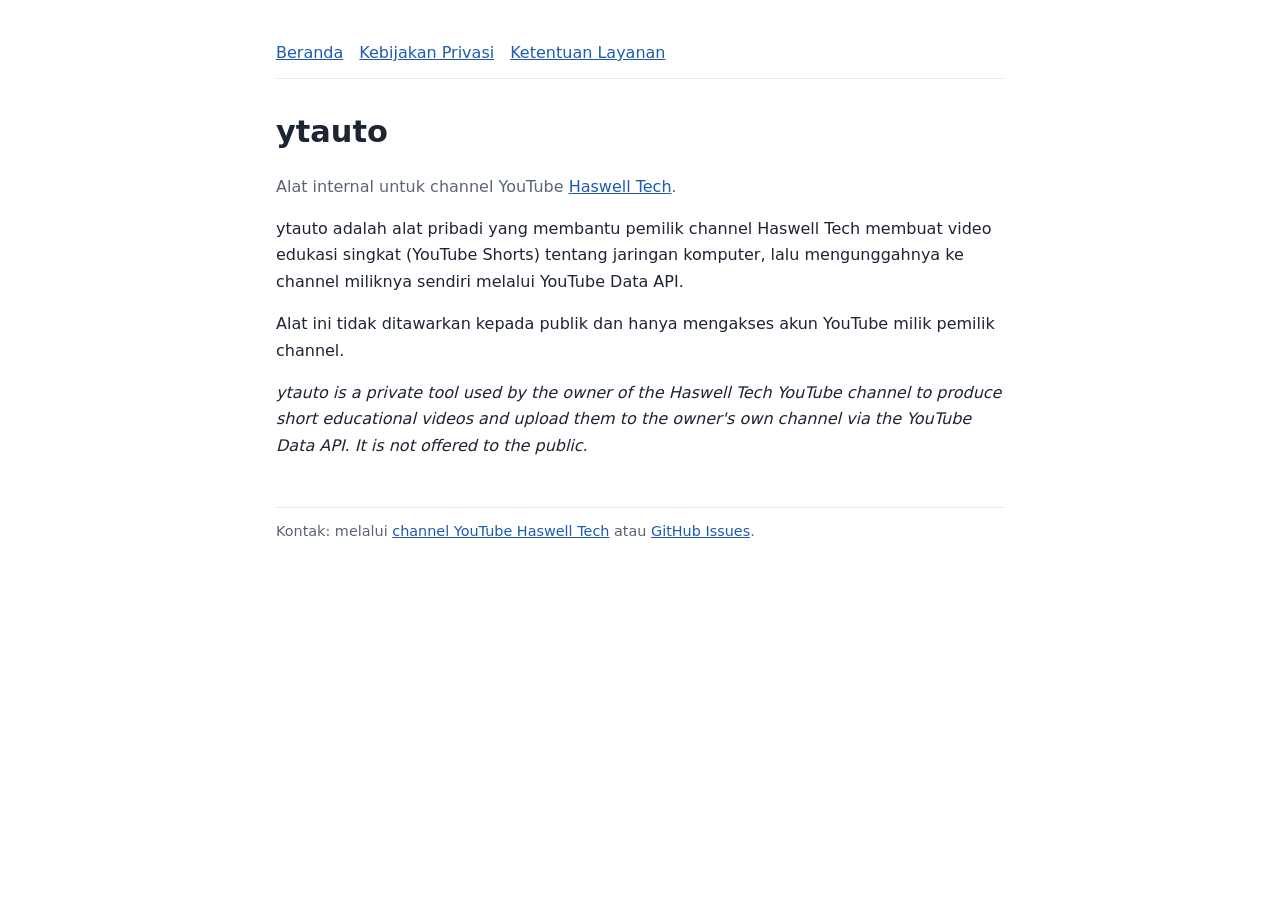
<file: index.html>
<!doctype html>
<html lang="id"><head><meta charset="utf-8"><meta name="viewport" content="width=device-width,initial-scale=1">
<title>ytauto – Haswell Tech</title><link rel="stylesheet" href="style.css"></head>
<body><main>
<nav><a href="./">Beranda</a><a href="privacy.html">Kebijakan Privasi</a><a href="terms.html">Ketentuan Layanan</a></nav>
<h1>ytauto</h1>
<p class="muted">Alat internal untuk channel YouTube <a href="https://www.youtube.com/channel/UCnmBjTQCbO7ctlQ3NhbOEQg">Haswell Tech</a>.</p>
<p>ytauto adalah alat pribadi yang membantu pemilik channel Haswell Tech membuat video edukasi singkat (YouTube Shorts) tentang jaringan komputer, lalu mengunggahnya ke channel miliknya sendiri melalui YouTube Data API.</p>
<p>Alat ini tidak ditawarkan kepada publik dan hanya mengakses akun YouTube milik pemilik channel.</p>
<p><em>ytauto is a private tool used by the owner of the Haswell Tech YouTube channel to produce short educational videos and upload them to the owner's own channel via the YouTube Data API. It is not offered to the public.</em></p>
<footer>Kontak: melalui <a href="https://www.youtube.com/channel/UCnmBjTQCbO7ctlQ3NhbOEQg">channel YouTube Haswell Tech</a> atau <a href="https://github.com/najiebhaswell/ytauto/issues">GitHub Issues</a>.</footer>
</main></body></html>
</file>
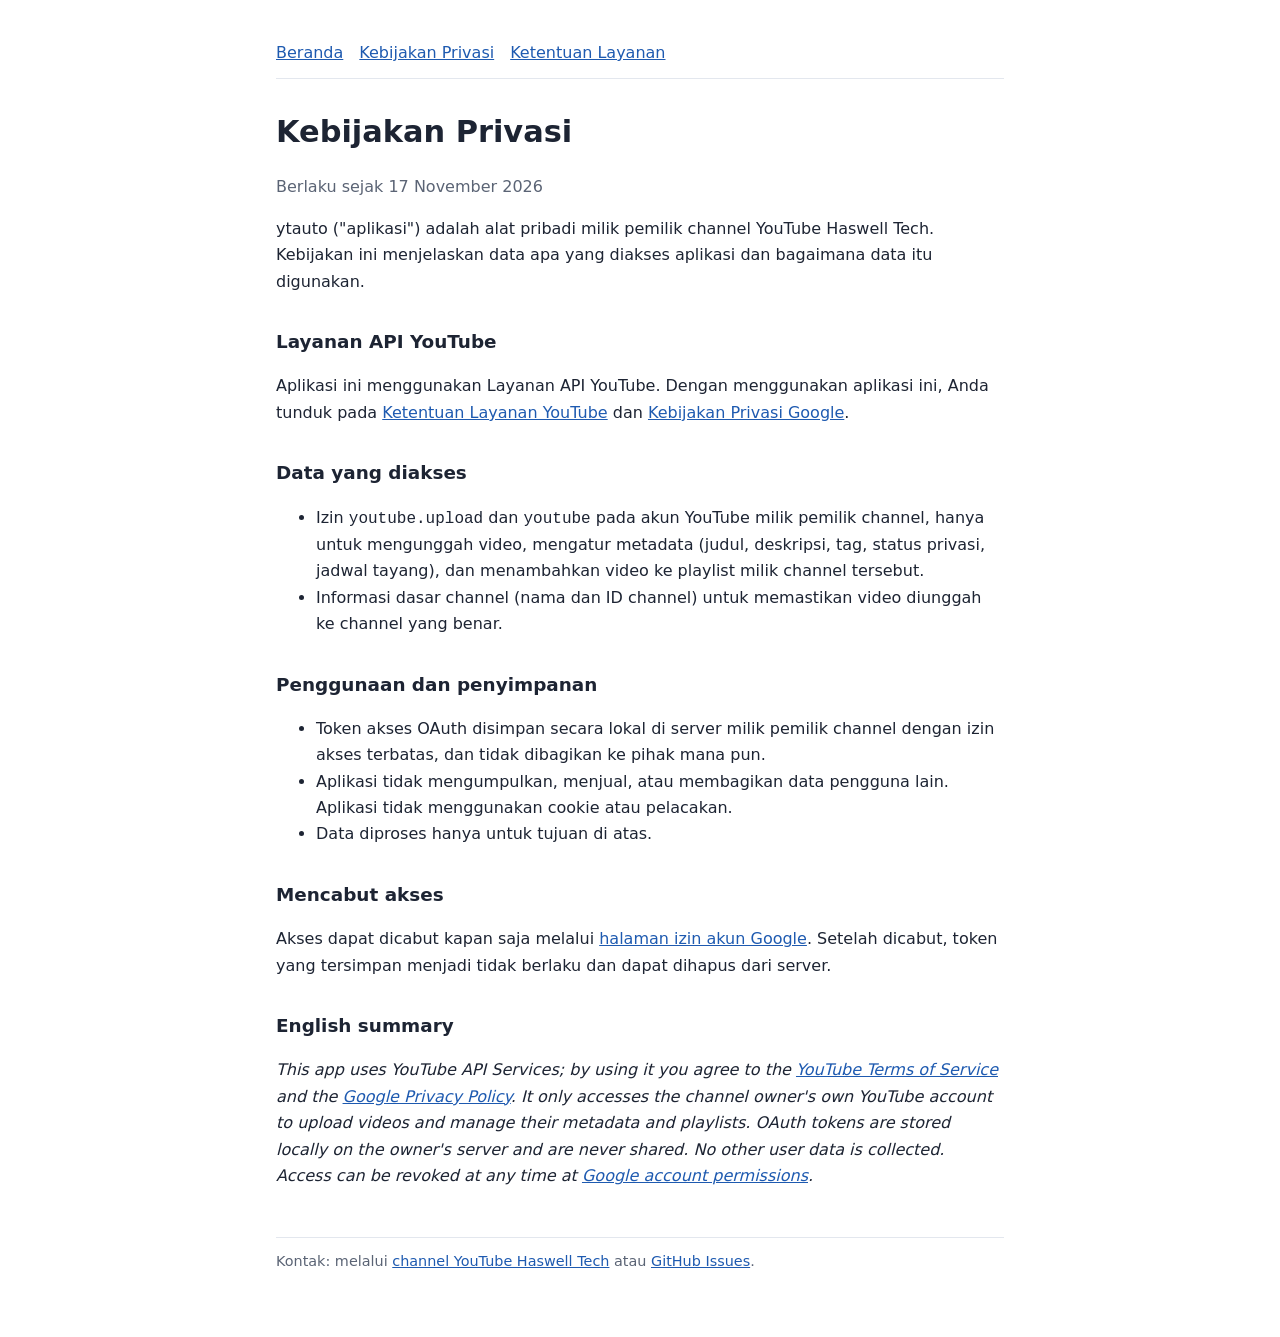
<file: privacy.html>
<!doctype html>
<html lang="id"><head><meta charset="utf-8"><meta name="viewport" content="width=device-width,initial-scale=1">
<title>Kebijakan Privasi – ytauto</title><link rel="stylesheet" href="style.css"></head>
<body><main>
<nav><a href="./">Beranda</a><a href="privacy.html">Kebijakan Privasi</a><a href="terms.html">Ketentuan Layanan</a></nav>
<h1>Kebijakan Privasi</h1><p class="muted">Berlaku sejak 17 November 2026</p>
<p>ytauto ("aplikasi") adalah alat pribadi milik pemilik channel YouTube Haswell Tech. Kebijakan ini menjelaskan data apa yang diakses aplikasi dan bagaimana data itu digunakan.</p>
<h2>Layanan API YouTube</h2>
<p>Aplikasi ini menggunakan Layanan API YouTube. Dengan menggunakan aplikasi ini, Anda tunduk pada <a href="https://www.youtube.com/t/terms">Ketentuan Layanan YouTube</a> dan <a href="https://policies.google.com/privacy">Kebijakan Privasi Google</a>.</p>
<h2>Data yang diakses</h2>
<ul>
<li>Izin <code>youtube.upload</code> dan <code>youtube</code> pada akun YouTube milik pemilik channel, hanya untuk mengunggah video, mengatur metadata (judul, deskripsi, tag, status privasi, jadwal tayang), dan menambahkan video ke playlist milik channel tersebut.</li>
<li>Informasi dasar channel (nama dan ID channel) untuk memastikan video diunggah ke channel yang benar.</li>
</ul>
<h2>Penggunaan dan penyimpanan</h2>
<ul>
<li>Token akses OAuth disimpan secara lokal di server milik pemilik channel dengan izin akses terbatas, dan tidak dibagikan ke pihak mana pun.</li>
<li>Aplikasi tidak mengumpulkan, menjual, atau membagikan data pengguna lain. Aplikasi tidak menggunakan cookie atau pelacakan.</li>
<li>Data diproses hanya untuk tujuan di atas.</li>
</ul>
<h2>Mencabut akses</h2>
<p>Akses dapat dicabut kapan saja melalui <a href="https://security.google.com/settings/security/permissions">halaman izin akun Google</a>. Setelah dicabut, token yang tersimpan menjadi tidak berlaku dan dapat dihapus dari server.</p>
<h2>English summary</h2>
<p><em>This app uses YouTube API Services; by using it you agree to the <a href="https://www.youtube.com/t/terms">YouTube Terms of Service</a> and the <a href="https://policies.google.com/privacy">Google Privacy Policy</a>. It only accesses the channel owner's own YouTube account to upload videos and manage their metadata and playlists. OAuth tokens are stored locally on the owner's server and are never shared. No other user data is collected. Access can be revoked at any time at <a href="https://security.google.com/settings/security/permissions">Google account permissions</a>.</em></p>
<footer>Kontak: melalui <a href="https://www.youtube.com/channel/UCnmBjTQCbO7ctlQ3NhbOEQg">channel YouTube Haswell Tech</a> atau <a href="https://github.com/najiebhaswell/ytauto/issues">GitHub Issues</a>.</footer>
</main></body></html>
</file>
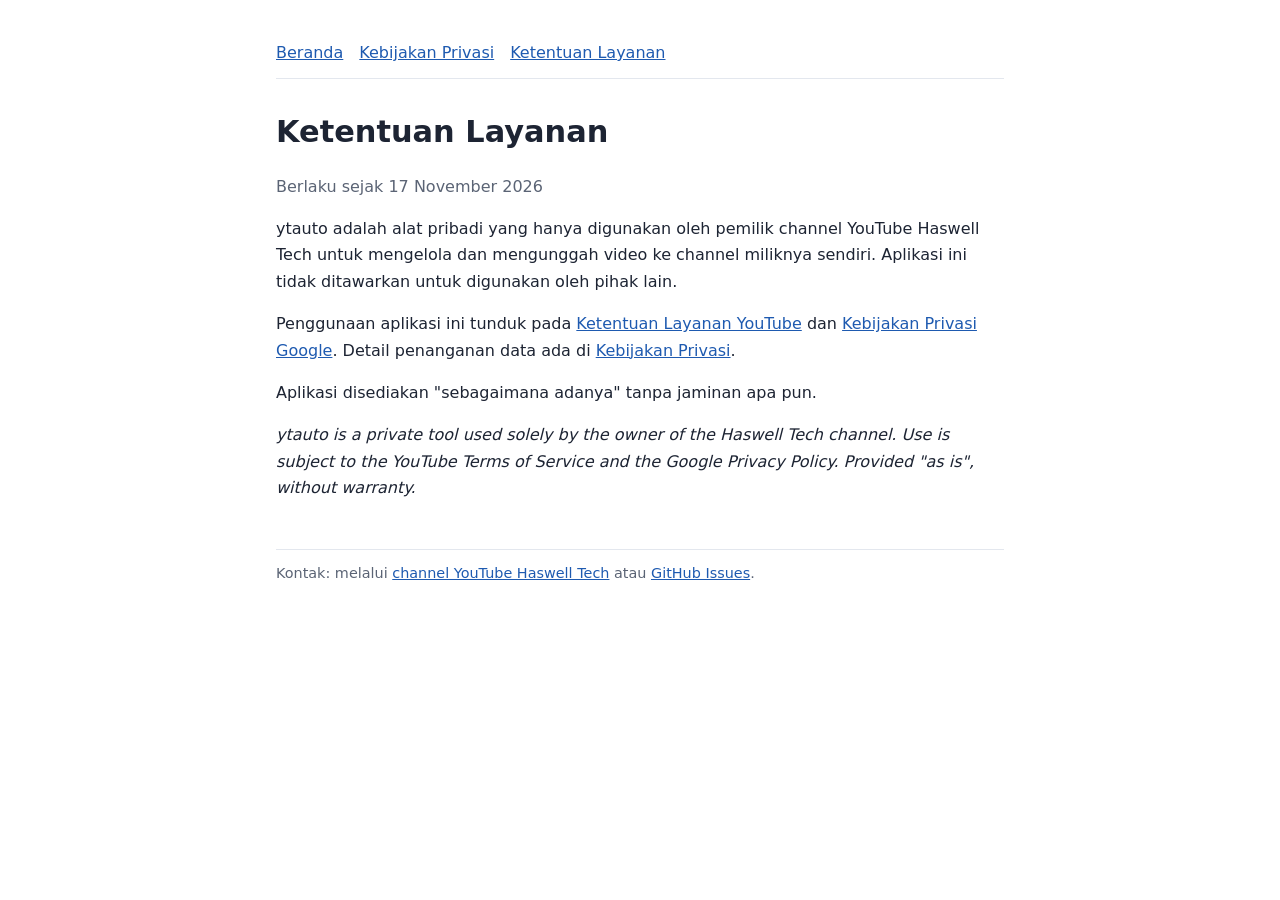
<file: terms.html>
<!doctype html>
<html lang="id"><head><meta charset="utf-8"><meta name="viewport" content="width=device-width,initial-scale=1">
<title>Ketentuan Layanan – ytauto</title><link rel="stylesheet" href="style.css"></head>
<body><main>
<nav><a href="./">Beranda</a><a href="privacy.html">Kebijakan Privasi</a><a href="terms.html">Ketentuan Layanan</a></nav>
<h1>Ketentuan Layanan</h1><p class="muted">Berlaku sejak 17 November 2026</p>
<p>ytauto adalah alat pribadi yang hanya digunakan oleh pemilik channel YouTube Haswell Tech untuk mengelola dan mengunggah video ke channel miliknya sendiri. Aplikasi ini tidak ditawarkan untuk digunakan oleh pihak lain.</p>
<p>Penggunaan aplikasi ini tunduk pada <a href="https://www.youtube.com/t/terms">Ketentuan Layanan YouTube</a> dan <a href="https://policies.google.com/privacy">Kebijakan Privasi Google</a>. Detail penanganan data ada di <a href="privacy.html">Kebijakan Privasi</a>.</p>
<p>Aplikasi disediakan "sebagaimana adanya" tanpa jaminan apa pun.</p>
<p><em>ytauto is a private tool used solely by the owner of the Haswell Tech channel. Use is subject to the YouTube Terms of Service and the Google Privacy Policy. Provided "as is", without warranty.</em></p>
<footer>Kontak: melalui <a href="https://www.youtube.com/channel/UCnmBjTQCbO7ctlQ3NhbOEQg">channel YouTube Haswell Tech</a> atau <a href="https://github.com/najiebhaswell/ytauto/issues">GitHub Issues</a>.</footer>
</main></body></html>
</file>
<file: style.css>
:root{--bg:#fff;--fg:#1d2433;--muted:#5b6475;--accent:#1e5ab0;--line:#e3e7ee}
@media (prefers-color-scheme:dark){:root{--bg:#11151c;--fg:#e8ecf2;--muted:#9aa4b5;--accent:#7fb0ff;--line:#273041}}
*{box-sizing:border-box}body{margin:0;background:var(--bg);color:var(--fg);font:16px/1.65 system-ui,-apple-system,"Segoe UI",Roboto,sans-serif}
main{max-width:760px;margin:0 auto;padding:40px 16px 64px}h1{font-size:1.9rem;margin:0 0 .3rem}h2{font-size:1.15rem;margin:2rem 0 .4rem}
p,li{color:var(--fg)}.muted{color:var(--muted)}a{color:var(--accent)}nav{display:flex;gap:16px;flex-wrap:wrap;border-bottom:1px solid var(--line);padding-bottom:12px;margin-bottom:28px}
footer{margin-top:48px;border-top:1px solid var(--line);padding-top:12px;font-size:.9rem;color:var(--muted)}
</file>
